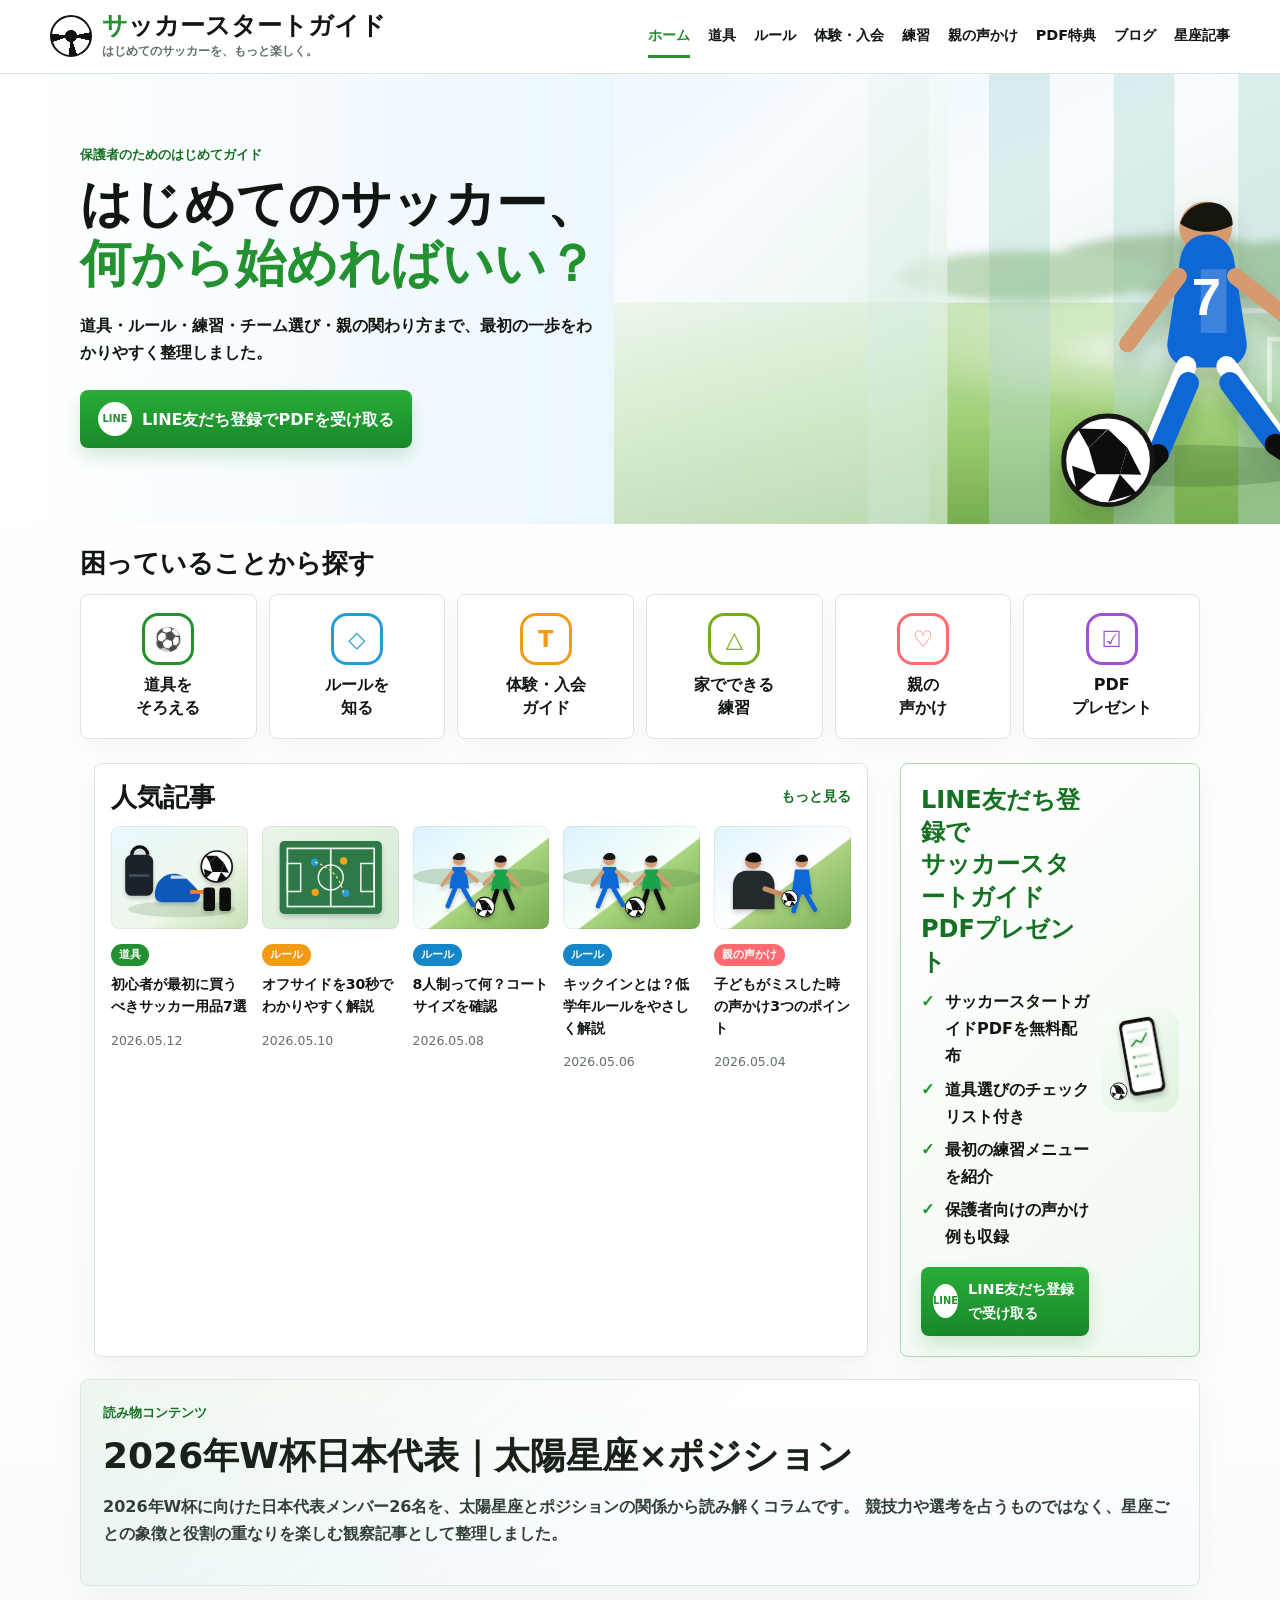
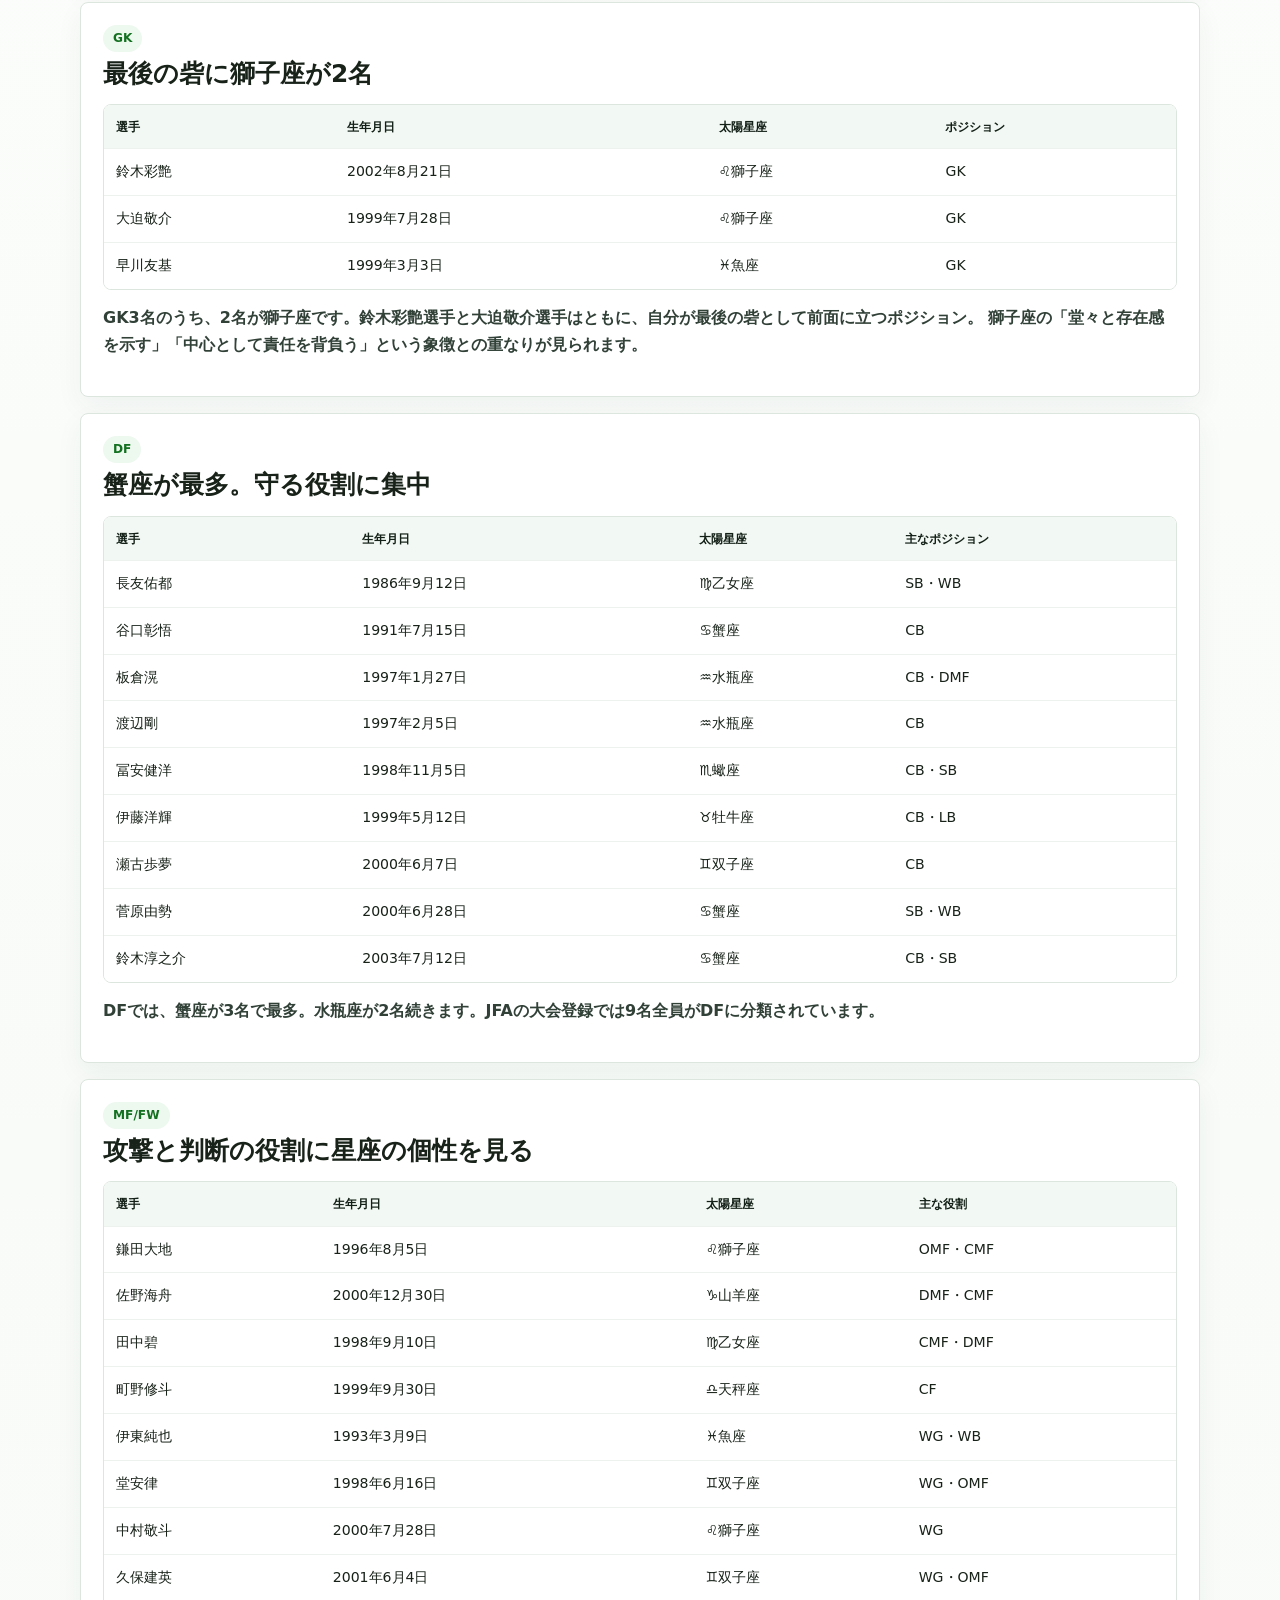
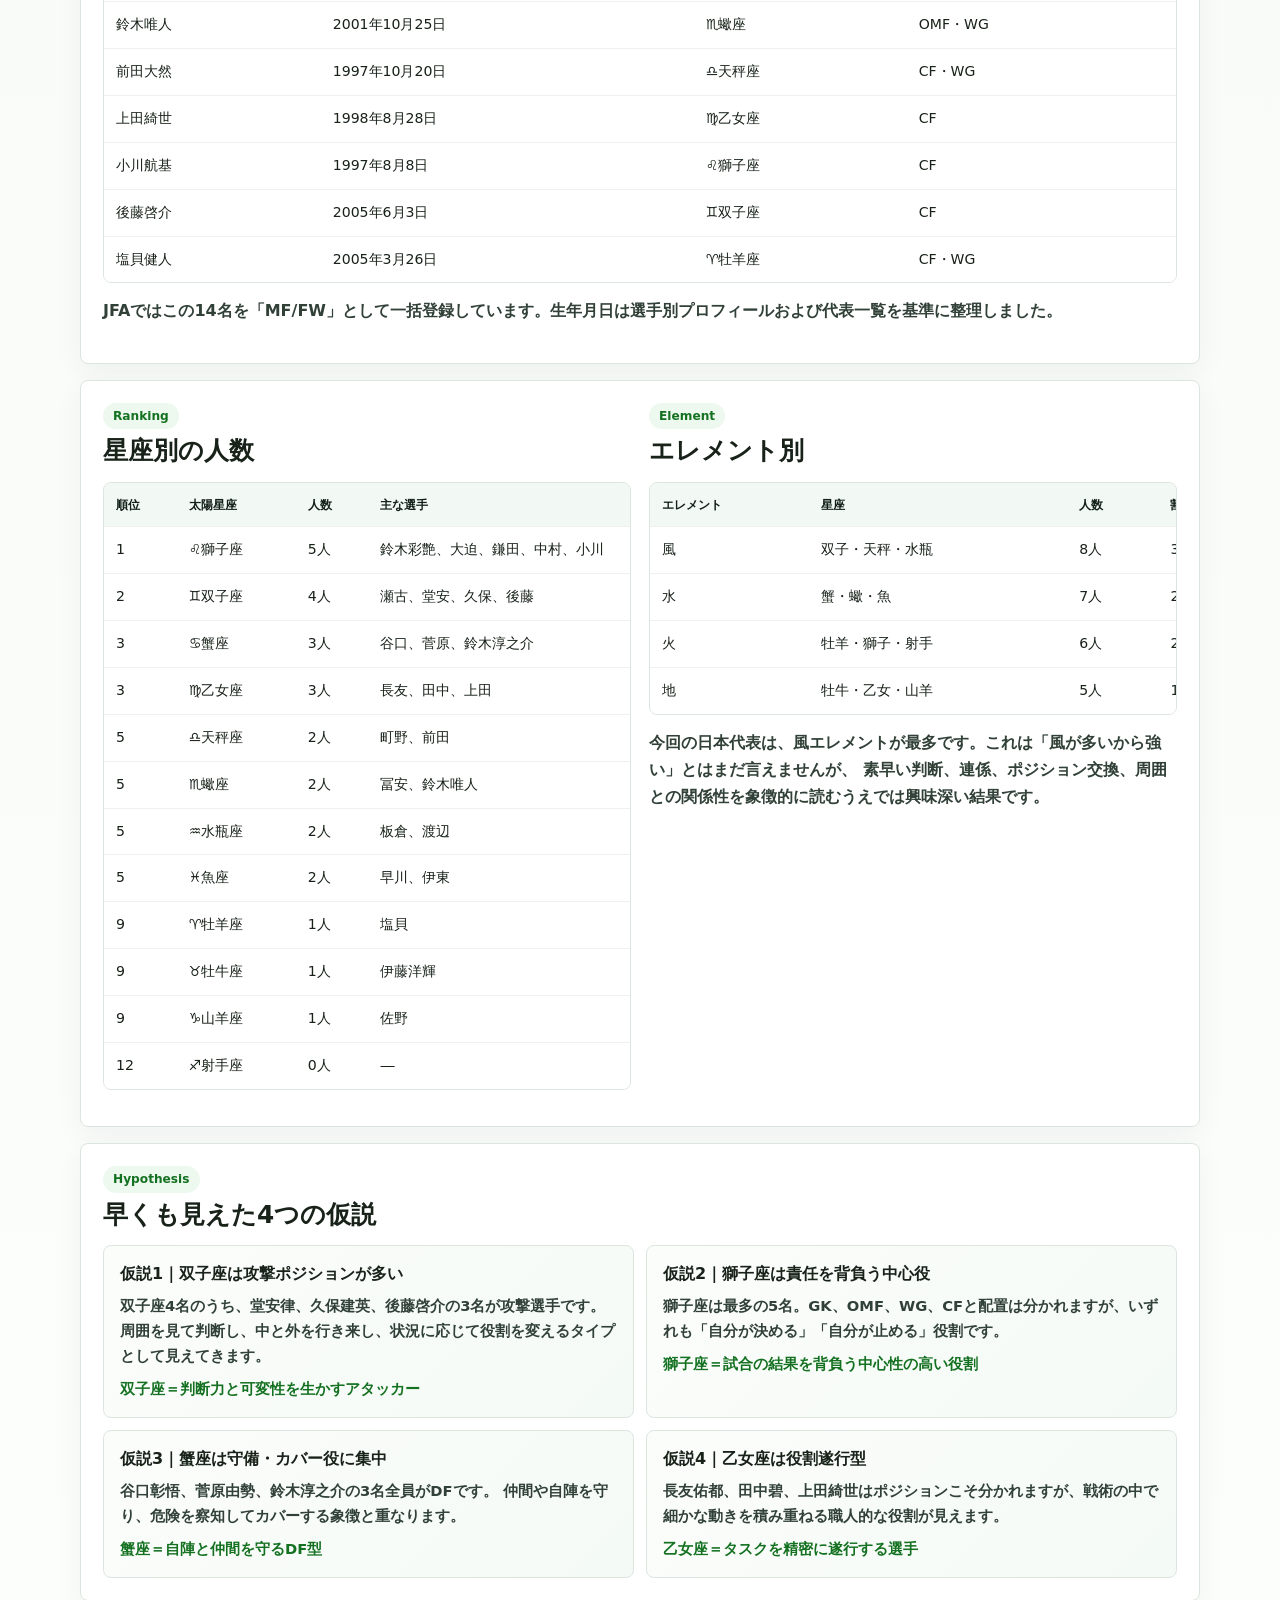
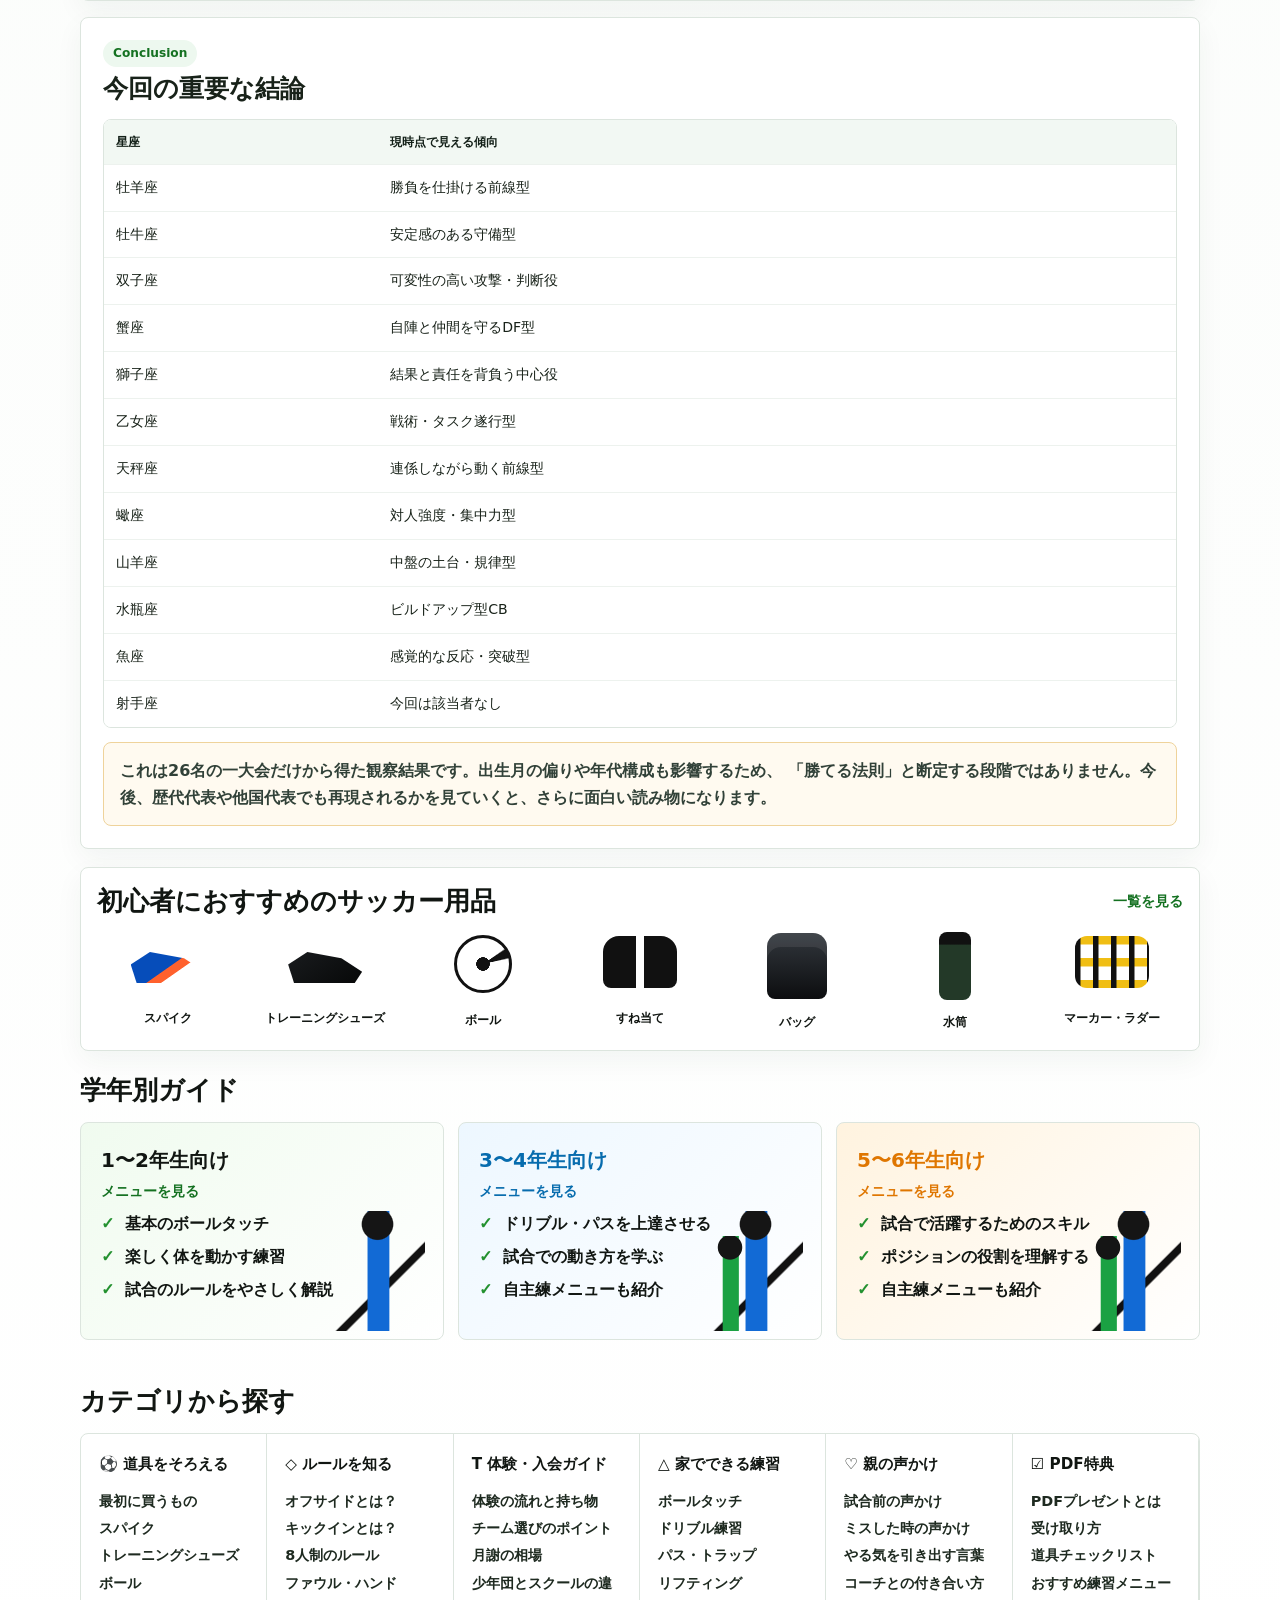
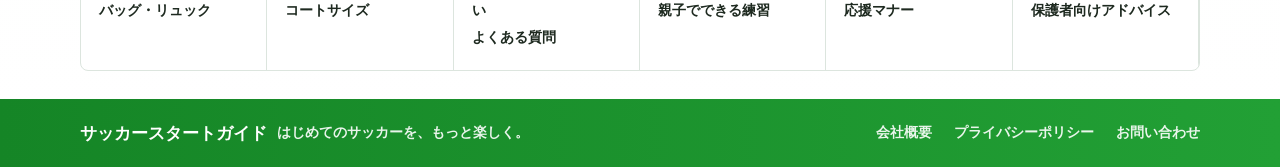
<file: index.html>
<!doctype html>
<html lang="ja">
  <head>
    <meta charset="utf-8" />
    <meta name="viewport" content="width=device-width, initial-scale=1" />
    <title>サッカースタートガイド</title>
    <meta
      name="description"
      content="はじめてサッカーを始める子どもと保護者のための道具、ルール、練習、声かけのガイド。"
    />
    <link rel="stylesheet" href="styles.css" />
    <!-- Google tag (gtag.js) -->
    <script async src="https://www.googletagmanager.com/gtag/js?id=G-D6QVFZJVQQ"></script>
    <script>
      window.dataLayer = window.dataLayer || [];
      function gtag(){dataLayer.push(arguments);}
      gtag('js', new Date());

      gtag('config', 'G-D6QVFZJVQQ');
    </script>
  </head>
  <body>
    <header class="site-header">
      <a class="brand" href="#" aria-label="サッカースタートガイド ホーム">
        <span class="brand-ball" aria-hidden="true">●</span>
        <span>
          <strong>サッカースタートガイド</strong>
          <small>はじめてのサッカーを、もっと楽しく。</small>
        </span>
      </a>
      <button class="nav-toggle" type="button" aria-expanded="false" aria-controls="site-nav">
        <span></span><span></span><span></span>
      </button>
      <nav id="site-nav" class="site-nav" aria-label="メインメニュー">
        <a class="active" href="#">ホーム</a>
        <a href="#gear">道具</a>
        <a href="#rules">ルール</a>
        <a href="#join">体験・入会</a>
        <a href="#practice">練習</a>
        <a href="#support">親の声かけ</a>
        <a href="#growth">PDF特典</a>
        <a href="#articles">ブログ</a>
        <a href="#zodiac">星座記事</a>
      </nav>
    </header>

    <main>
      <section class="hero">
        <div class="hero-copy">
          <p class="eyebrow">保護者のためのはじめてガイド</p>
          <h1>はじめてのサッカー、<span>何から始めればいい？</span></h1>
          <p>
            道具・ルール・練習・チーム選び・親の関わり方まで、最初の一歩をわかりやすく整理しました。
          </p>
          <a class="line-button" href="https://line.me/R/ti/p/@246qpgfk" target="_blank" rel="noopener">LINE友だち登録でPDFを受け取る</a>
        </div>
        <div class="hero-visual" aria-label="サッカーをする子どものイメージ">
          <img src="assets/hero-soccer.svg" alt="" />
        </div>
      </section>

      <section class="section problem-search" aria-labelledby="problem-title">
        <div class="section-heading">
          <h2 id="problem-title">困っていることから探す</h2>
        </div>
        <div class="problem-grid">
          <a class="problem-card green" id="gear" href="#categories">
            <span class="icon">⚽</span>
            <strong>道具を<br />そろえる</strong>
          </a>
          <a class="problem-card blue" id="rules" href="#categories">
            <span class="icon">◇</span>
            <strong>ルールを<br />知る</strong>
          </a>
          <a class="problem-card orange" id="join" href="#categories">
            <span class="icon">T</span>
            <strong>体験・入会<br />ガイド</strong>
          </a>
          <a class="problem-card lime" id="practice" href="#categories">
            <span class="icon">△</span>
            <strong>家でできる<br />練習</strong>
          </a>
          <a class="problem-card coral" id="support" href="#categories">
            <span class="icon">♡</span>
            <strong>親の<br />声かけ</strong>
          </a>
          <a class="problem-card purple" href="#growth">
            <span class="icon">☑</span>
            <strong>PDF<br />プレゼント</strong>
          </a>
        </div>
      </section>

      <div class="content-layout">
        <section class="panel articles" id="articles" aria-labelledby="articles-title">
          <div class="panel-heading">
            <h2 id="articles-title">人気記事</h2>
            <a href="#">もっと見る</a>
          </div>
          <div class="article-grid">
            <article class="article-card">
              <div class="thumb gear-img"></div>
              <span class="tag green-tag">道具</span>
              <h3>初心者が最初に買うべきサッカー用品7選</h3>
              <time datetime="2026-05-12">2026.05.12</time>
            </article>
            <article class="article-card">
              <div class="thumb board-img"></div>
              <span class="tag yellow-tag">ルール</span>
              <h3>オフサイドを30秒でわかりやすく解説</h3>
              <time datetime="2026-05-10">2026.05.10</time>
            </article>
            <article class="article-card">
              <div class="thumb kids-img"></div>
              <span class="tag blue-tag">ルール</span>
              <h3>8人制って何？コートサイズを確認</h3>
              <time datetime="2026-05-08">2026.05.08</time>
            </article>
            <article class="article-card">
              <div class="thumb throw-img"></div>
              <span class="tag blue-tag">ルール</span>
              <h3>キックインとは？低学年ルールをやさしく解説</h3>
              <time datetime="2026-05-06">2026.05.06</time>
            </article>
            <article class="article-card">
              <div class="thumb parent-img"></div>
              <span class="tag pink-tag">親の声かけ</span>
              <h3>子どもがミスした時の声かけ3つのポイント</h3>
              <time datetime="2026-05-04">2026.05.04</time>
            </article>
          </div>
        </section>

        <aside class="side-stack" aria-label="サポート情報">
          <section class="support-card" id="growth">
            <div>
              <h2>LINE友だち登録で<br />サッカースタートガイドPDFプレゼント</h2>
              <ul>
                <li>サッカースタートガイドPDFを無料配布</li>
                <li>道具選びのチェックリスト付き</li>
                <li>最初の練習メニューを紹介</li>
                <li>保護者向けの声かけ例も収録</li>
              </ul>
              <a class="line-button compact" href="https://line.me/R/ti/p/@246qpgfk" target="_blank" rel="noopener">LINE友だち登録で受け取る</a>
            </div>
            <img class="phone-art" src="assets/support-app.svg" alt="" />
          </section>

          <!--
          販売開始時にこのブロックを戻す。
          <section class="pdf-card">
            <div>
              <p class="eyebrow">完全版PDF</p>
              <h2>サッカー初心者 親のための完全ガイド</h2>
              <p>無料PDFの内容に、練習表・持ち物リスト・チーム選びの比較表を追加。</p>
              <strong>価格：1,480円（税込）</strong>
              <a class="orange-button" href="#">詳しく見る</a>
            </div>
            <div class="book-art" aria-hidden="true">PDF</div>
          </section>
          -->
        </aside>
      </div>

      <article class="zodiac-article" id="zodiac" aria-labelledby="zodiac-title">
        <header class="zodiac-hero">
          <p class="eyebrow">読み物コンテンツ</p>
          <h2 id="zodiac-title">2026年W杯日本代表｜太陽星座×ポジション</h2>
          <p>
            2026年W杯に向けた日本代表メンバー26名を、太陽星座とポジションの関係から読み解くコラムです。
            競技力や選考を占うものではなく、星座ごとの象徴と役割の重なりを楽しむ観察記事として整理しました。
          </p>
        </header>

        <section class="zodiac-block">
          <div class="zodiac-heading">
            <span>GK</span>
            <h3>最後の砦に獅子座が2名</h3>
          </div>
          <div class="table-scroll">
            <table>
              <thead>
                <tr>
                  <th>選手</th>
                  <th>生年月日</th>
                  <th>太陽星座</th>
                  <th>ポジション</th>
                </tr>
              </thead>
              <tbody>
                <tr><td>鈴木彩艶</td><td>2002年8月21日</td><td>♌獅子座</td><td>GK</td></tr>
                <tr><td>大迫敬介</td><td>1999年7月28日</td><td>♌獅子座</td><td>GK</td></tr>
                <tr><td>早川友基</td><td>1999年3月3日</td><td>♓魚座</td><td>GK</td></tr>
              </tbody>
            </table>
          </div>
          <p>
            GK3名のうち、2名が獅子座です。鈴木彩艶選手と大迫敬介選手はともに、自分が最後の砦として前面に立つポジション。
            獅子座の「堂々と存在感を示す」「中心として責任を背負う」という象徴との重なりが見られます。
          </p>
        </section>

        <section class="zodiac-block">
          <div class="zodiac-heading">
            <span>DF</span>
            <h3>蟹座が最多。守る役割に集中</h3>
          </div>
          <div class="table-scroll">
            <table>
              <thead>
                <tr>
                  <th>選手</th>
                  <th>生年月日</th>
                  <th>太陽星座</th>
                  <th>主なポジション</th>
                </tr>
              </thead>
              <tbody>
                <tr><td>長友佑都</td><td>1986年9月12日</td><td>♍乙女座</td><td>SB・WB</td></tr>
                <tr><td>谷口彰悟</td><td>1991年7月15日</td><td>♋蟹座</td><td>CB</td></tr>
                <tr><td>板倉滉</td><td>1997年1月27日</td><td>♒水瓶座</td><td>CB・DMF</td></tr>
                <tr><td>渡辺剛</td><td>1997年2月5日</td><td>♒水瓶座</td><td>CB</td></tr>
                <tr><td>冨安健洋</td><td>1998年11月5日</td><td>♏蠍座</td><td>CB・SB</td></tr>
                <tr><td>伊藤洋輝</td><td>1999年5月12日</td><td>♉牡牛座</td><td>CB・LB</td></tr>
                <tr><td>瀬古歩夢</td><td>2000年6月7日</td><td>♊双子座</td><td>CB</td></tr>
                <tr><td>菅原由勢</td><td>2000年6月28日</td><td>♋蟹座</td><td>SB・WB</td></tr>
                <tr><td>鈴木淳之介</td><td>2003年7月12日</td><td>♋蟹座</td><td>CB・SB</td></tr>
              </tbody>
            </table>
          </div>
          <p>
            DFでは、蟹座が3名で最多。水瓶座が2名続きます。JFAの大会登録では9名全員がDFに分類されています。
          </p>
        </section>

        <section class="zodiac-block">
          <div class="zodiac-heading">
            <span>MF/FW</span>
            <h3>攻撃と判断の役割に星座の個性を見る</h3>
          </div>
          <div class="table-scroll">
            <table>
              <thead>
                <tr>
                  <th>選手</th>
                  <th>生年月日</th>
                  <th>太陽星座</th>
                  <th>主な役割</th>
                </tr>
              </thead>
              <tbody>
                <tr><td>鎌田大地</td><td>1996年8月5日</td><td>♌獅子座</td><td>OMF・CMF</td></tr>
                <tr><td>佐野海舟</td><td>2000年12月30日</td><td>♑山羊座</td><td>DMF・CMF</td></tr>
                <tr><td>田中碧</td><td>1998年9月10日</td><td>♍乙女座</td><td>CMF・DMF</td></tr>
                <tr><td>町野修斗</td><td>1999年9月30日</td><td>♎天秤座</td><td>CF</td></tr>
                <tr><td>伊東純也</td><td>1993年3月9日</td><td>♓魚座</td><td>WG・WB</td></tr>
                <tr><td>堂安律</td><td>1998年6月16日</td><td>♊双子座</td><td>WG・OMF</td></tr>
                <tr><td>中村敬斗</td><td>2000年7月28日</td><td>♌獅子座</td><td>WG</td></tr>
                <tr><td>久保建英</td><td>2001年6月4日</td><td>♊双子座</td><td>WG・OMF</td></tr>
                <tr><td>鈴木唯人</td><td>2001年10月25日</td><td>♏蠍座</td><td>OMF・WG</td></tr>
                <tr><td>前田大然</td><td>1997年10月20日</td><td>♎天秤座</td><td>CF・WG</td></tr>
                <tr><td>上田綺世</td><td>1998年8月28日</td><td>♍乙女座</td><td>CF</td></tr>
                <tr><td>小川航基</td><td>1997年8月8日</td><td>♌獅子座</td><td>CF</td></tr>
                <tr><td>後藤啓介</td><td>2005年6月3日</td><td>♊双子座</td><td>CF</td></tr>
                <tr><td>塩貝健人</td><td>2005年3月26日</td><td>♈牡羊座</td><td>CF・WG</td></tr>
              </tbody>
            </table>
          </div>
          <p>
            JFAではこの14名を「MF/FW」として一括登録しています。生年月日は選手別プロフィールおよび代表一覧を基準に整理しました。
          </p>
        </section>

        <section class="zodiac-block zodiac-split">
          <div>
            <div class="zodiac-heading">
              <span>Ranking</span>
              <h3>星座別の人数</h3>
            </div>
            <div class="table-scroll">
              <table>
                <thead>
                  <tr><th>順位</th><th>太陽星座</th><th>人数</th><th>主な選手</th></tr>
                </thead>
                <tbody>
                  <tr><td>1</td><td>♌獅子座</td><td>5人</td><td>鈴木彩艶、大迫、鎌田、中村、小川</td></tr>
                  <tr><td>2</td><td>♊双子座</td><td>4人</td><td>瀬古、堂安、久保、後藤</td></tr>
                  <tr><td>3</td><td>♋蟹座</td><td>3人</td><td>谷口、菅原、鈴木淳之介</td></tr>
                  <tr><td>3</td><td>♍乙女座</td><td>3人</td><td>長友、田中、上田</td></tr>
                  <tr><td>5</td><td>♎天秤座</td><td>2人</td><td>町野、前田</td></tr>
                  <tr><td>5</td><td>♏蠍座</td><td>2人</td><td>冨安、鈴木唯人</td></tr>
                  <tr><td>5</td><td>♒水瓶座</td><td>2人</td><td>板倉、渡辺</td></tr>
                  <tr><td>5</td><td>♓魚座</td><td>2人</td><td>早川、伊東</td></tr>
                  <tr><td>9</td><td>♈牡羊座</td><td>1人</td><td>塩貝</td></tr>
                  <tr><td>9</td><td>♉牡牛座</td><td>1人</td><td>伊藤洋輝</td></tr>
                  <tr><td>9</td><td>♑山羊座</td><td>1人</td><td>佐野</td></tr>
                  <tr><td>12</td><td>♐射手座</td><td>0人</td><td>―</td></tr>
                </tbody>
              </table>
            </div>
          </div>
          <div>
            <div class="zodiac-heading">
              <span>Element</span>
              <h3>エレメント別</h3>
            </div>
            <div class="table-scroll">
              <table>
                <thead>
                  <tr><th>エレメント</th><th>星座</th><th>人数</th><th>割合</th></tr>
                </thead>
                <tbody>
                  <tr><td>風</td><td>双子・天秤・水瓶</td><td>8人</td><td>30.8％</td></tr>
                  <tr><td>水</td><td>蟹・蠍・魚</td><td>7人</td><td>26.9％</td></tr>
                  <tr><td>火</td><td>牡羊・獅子・射手</td><td>6人</td><td>23.1％</td></tr>
                  <tr><td>地</td><td>牡牛・乙女・山羊</td><td>5人</td><td>19.2％</td></tr>
                </tbody>
              </table>
            </div>
            <p>
              今回の日本代表は、風エレメントが最多です。これは「風が多いから強い」とはまだ言えませんが、
              素早い判断、連係、ポジション交換、周囲との関係性を象徴的に読むうえでは興味深い結果です。
            </p>
          </div>
        </section>

        <section class="zodiac-block">
          <div class="zodiac-heading">
            <span>Hypothesis</span>
            <h3>早くも見えた4つの仮説</h3>
          </div>
          <div class="hypothesis-grid">
            <section class="hypothesis-card">
              <h4>仮説1｜双子座は攻撃ポジションが多い</h4>
              <p>
                双子座4名のうち、堂安律、久保建英、後藤啓介の3名が攻撃選手です。
                周囲を見て判断し、中と外を行き来し、状況に応じて役割を変えるタイプとして見えてきます。
              </p>
              <strong>双子座＝判断力と可変性を生かすアタッカー</strong>
            </section>
            <section class="hypothesis-card">
              <h4>仮説2｜獅子座は責任を背負う中心役</h4>
              <p>
                獅子座は最多の5名。GK、OMF、WG、CFと配置は分かれますが、いずれも「自分が決める」「自分が止める」役割です。
              </p>
              <strong>獅子座＝試合の結果を背負う中心性の高い役割</strong>
            </section>
            <section class="hypothesis-card">
              <h4>仮説3｜蟹座は守備・カバー役に集中</h4>
              <p>
                谷口彰悟、菅原由勢、鈴木淳之介の3名全員がDFです。
                仲間や自陣を守り、危険を察知してカバーする象徴と重なります。
              </p>
              <strong>蟹座＝自陣と仲間を守るDF型</strong>
            </section>
            <section class="hypothesis-card">
              <h4>仮説4｜乙女座は役割遂行型</h4>
              <p>
                長友佑都、田中碧、上田綺世はポジションこそ分かれますが、戦術の中で細かな動きを積み重ねる職人的な役割が見えます。
              </p>
              <strong>乙女座＝タスクを精密に遂行する選手</strong>
            </section>
          </div>
        </section>

        <section class="zodiac-block">
          <div class="zodiac-heading">
            <span>Conclusion</span>
            <h3>今回の重要な結論</h3>
          </div>
          <div class="table-scroll">
            <table>
              <thead>
                <tr><th>星座</th><th>現時点で見える傾向</th></tr>
              </thead>
              <tbody>
                <tr><td>牡羊座</td><td>勝負を仕掛ける前線型</td></tr>
                <tr><td>牡牛座</td><td>安定感のある守備型</td></tr>
                <tr><td>双子座</td><td>可変性の高い攻撃・判断役</td></tr>
                <tr><td>蟹座</td><td>自陣と仲間を守るDF型</td></tr>
                <tr><td>獅子座</td><td>結果と責任を背負う中心役</td></tr>
                <tr><td>乙女座</td><td>戦術・タスク遂行型</td></tr>
                <tr><td>天秤座</td><td>連係しながら動く前線型</td></tr>
                <tr><td>蠍座</td><td>対人強度・集中力型</td></tr>
                <tr><td>山羊座</td><td>中盤の土台・規律型</td></tr>
                <tr><td>水瓶座</td><td>ビルドアップ型CB</td></tr>
                <tr><td>魚座</td><td>感覚的な反応・突破型</td></tr>
                <tr><td>射手座</td><td>今回は該当者なし</td></tr>
              </tbody>
            </table>
          </div>
          <p class="note">
            これは26名の一大会だけから得た観察結果です。出生月の偏りや年代構成も影響するため、
            「勝てる法則」と断定する段階ではありません。今後、歴代代表や他国代表でも再現されるかを見ていくと、さらに面白い読み物になります。
          </p>
        </section>
      </article>

      <section class="panel products" aria-labelledby="products-title">
        <div class="panel-heading">
          <h2 id="products-title">初心者におすすめのサッカー用品</h2>
          <a href="#">一覧を見る</a>
        </div>
        <div class="product-row">
          <a href="#"><span class="product shoe-blue"></span>スパイク</a>
          <a href="#"><span class="product shoe-black"></span>トレーニングシューズ</a>
          <a href="#"><span class="product ball-product"></span>ボール</a>
          <a href="#"><span class="product guards"></span>すね当て</a>
          <a href="#"><span class="product bag"></span>バッグ</a>
          <a href="#"><span class="product bottle"></span>水筒</a>
          <a href="#"><span class="product ladder"></span>マーカー・ラダー</a>
        </div>
      </section>

      <section class="section grade-guides" aria-labelledby="grade-title">
        <h2 id="grade-title">学年別ガイド</h2>
        <div class="grade-grid">
          <article class="grade-card low">
            <div>
              <h3>1〜2年生向け</h3>
              <a href="#">メニューを見る</a>
              <ul>
                <li>基本のボールタッチ</li>
                <li>楽しく体を動かす練習</li>
                <li>試合のルールをやさしく解説</li>
              </ul>
            </div>
            <span class="mini-player"></span>
          </article>
          <article class="grade-card middle">
            <div>
              <h3>3〜4年生向け</h3>
              <a href="#">メニューを見る</a>
              <ul>
                <li>ドリブル・パスを上達させる</li>
                <li>試合での動き方を学ぶ</li>
                <li>自主練メニューも紹介</li>
              </ul>
            </div>
            <span class="mini-player duo"></span>
          </article>
          <article class="grade-card high">
            <div>
              <h3>5〜6年生向け</h3>
              <a href="#">メニューを見る</a>
              <ul>
                <li>試合で活躍するためのスキル</li>
                <li>ポジションの役割を理解する</li>
                <li>自主練メニューも紹介</li>
              </ul>
            </div>
            <span class="mini-player sprint"></span>
          </article>
        </div>
      </section>

      <section class="section categories" id="categories" aria-labelledby="category-title">
        <h2 id="category-title">カテゴリから探す</h2>
        <div class="category-grid">
          <article>
            <h3>⚽ 道具をそろえる</h3>
            <a href="#">最初に買うもの</a>
            <a href="#">スパイク</a>
            <a href="#">トレーニングシューズ</a>
            <a href="#">ボール</a>
            <a href="#">バッグ・リュック</a>
          </article>
          <article>
            <h3>◇ ルールを知る</h3>
            <a href="#">オフサイドとは？</a>
            <a href="#">キックインとは？</a>
            <a href="#">8人制のルール</a>
            <a href="#">ファウル・ハンド</a>
            <a href="#">コートサイズ</a>
          </article>
          <article>
            <h3>T 体験・入会ガイド</h3>
            <a href="#">体験の流れと持ち物</a>
            <a href="#">チーム選びのポイント</a>
            <a href="#">月謝の相場</a>
            <a href="#">少年団とスクールの違い</a>
            <a href="#">よくある質問</a>
          </article>
          <article>
            <h3>△ 家でできる練習</h3>
            <a href="#">ボールタッチ</a>
            <a href="#">ドリブル練習</a>
            <a href="#">パス・トラップ</a>
            <a href="#">リフティング</a>
            <a href="#">親子でできる練習</a>
          </article>
          <article>
            <h3>♡ 親の声かけ</h3>
            <a href="#">試合前の声かけ</a>
            <a href="#">ミスした時の声かけ</a>
            <a href="#">やる気を引き出す言葉</a>
            <a href="#">コーチとの付き合い方</a>
            <a href="#">応援マナー</a>
          </article>
          <article>
            <h3>☑ PDF特典</h3>
            <a href="#">PDFプレゼントとは</a>
            <a href="#">受け取り方</a>
            <a href="#">道具チェックリスト</a>
            <a href="#">おすすめ練習メニュー</a>
            <a href="#">保護者向けアドバイス</a>
          </article>
        </div>
      </section>
    </main>

    <footer class="site-footer">
      <strong>サッカースタートガイド</strong>
      <span>はじめてのサッカーを、もっと楽しく。</span>
      <nav aria-label="フッターメニュー">
        <a href="https://celecao.com/" target="_blank" rel="noopener">会社概要</a>
        <a href="privacy.html">プライバシーポリシー</a>
        <a href="https://forms.gle/613mCTBNDF6x4jt97" target="_blank" rel="noopener">お問い合わせ</a>
      </nav>
    </footer>

    <script src="script.js"></script>
  </body>
</html>
</file>
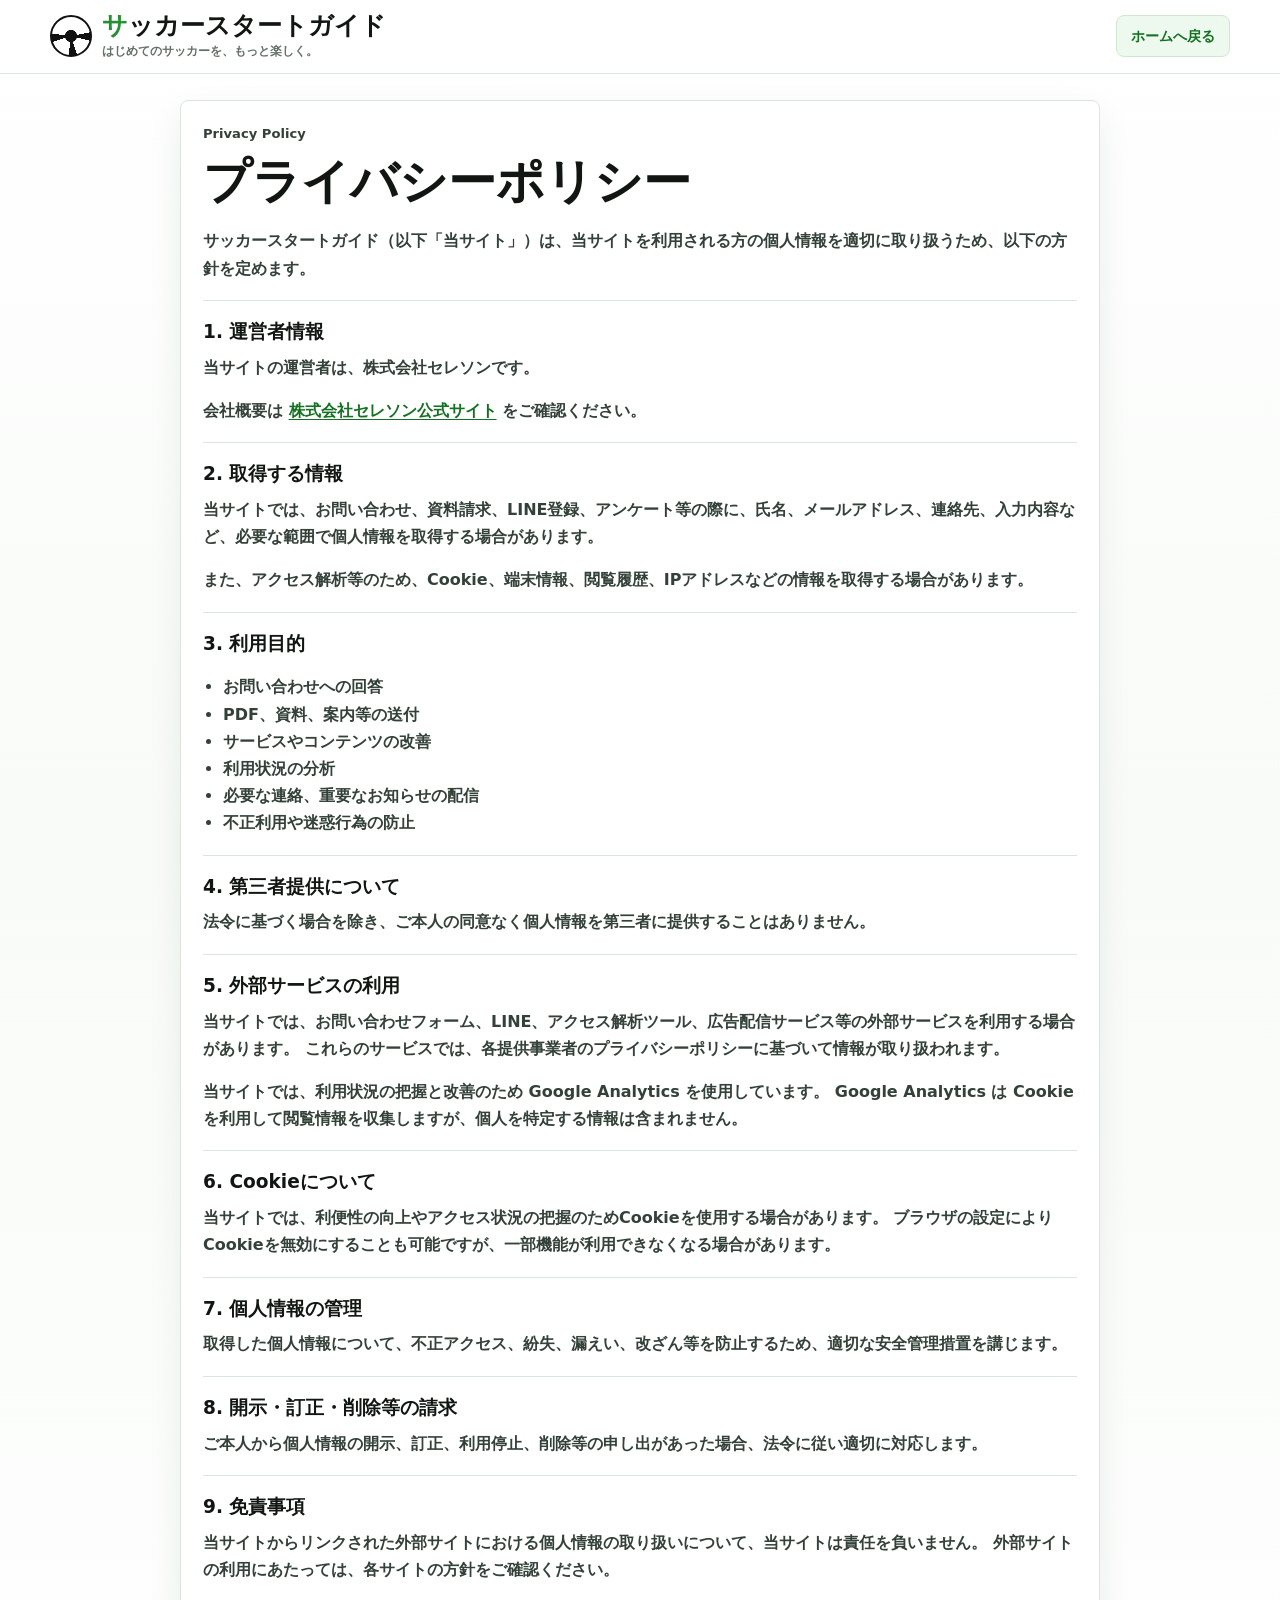
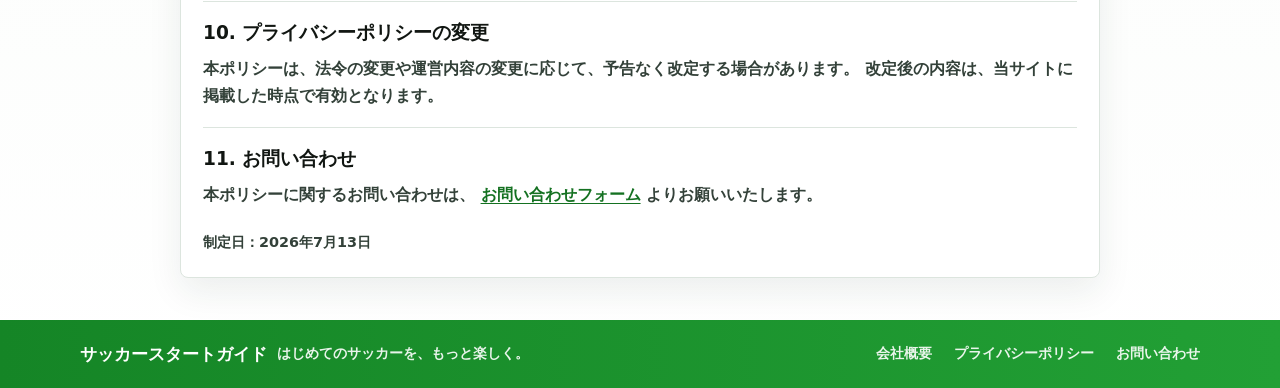
<file: privacy.html>
<!doctype html>
<html lang="ja">
  <head>
    <meta charset="utf-8" />
    <meta name="viewport" content="width=device-width, initial-scale=1" />
    <title>プライバシーポリシー｜サッカースタートガイド</title>
    <meta
      name="description"
      content="サッカースタートガイドのプライバシーポリシーです。個人情報の取り扱い、利用目的、第三者提供、問い合わせ窓口について記載しています。"
    />
    <link rel="stylesheet" href="styles.css" />
    <!-- Google tag (gtag.js) -->
    <script async src="https://www.googletagmanager.com/gtag/js?id=G-D6QVFZJVQQ"></script>
    <script>
      window.dataLayer = window.dataLayer || [];
      function gtag(){dataLayer.push(arguments);}
      gtag('js', new Date());

      gtag('config', 'G-D6QVFZJVQQ');
    </script>
  </head>
  <body>
    <header class="site-header">
      <a class="brand" href="index.html" aria-label="サッカースタートガイド ホーム">
        <span class="brand-ball" aria-hidden="true">●</span>
        <span>
          <strong>サッカースタートガイド</strong>
          <small>はじめてのサッカーを、もっと楽しく。</small>
        </span>
      </a>
      <nav class="legal-nav" aria-label="サブメニュー">
        <a href="index.html">ホームへ戻る</a>
      </nav>
    </header>

    <main class="legal-page">
      <article class="legal-card">
        <p class="eyebrow">Privacy Policy</p>
        <h1>プライバシーポリシー</h1>
        <p>
          サッカースタートガイド（以下「当サイト」）は、当サイトを利用される方の個人情報を適切に取り扱うため、以下の方針を定めます。
        </p>

        <section>
          <h2>1. 運営者情報</h2>
          <p>当サイトの運営者は、株式会社セレソンです。</p>
          <p>
            会社概要は
            <a href="https://celecao.com/" target="_blank" rel="noopener">株式会社セレソン公式サイト</a>
            をご確認ください。
          </p>
        </section>

        <section>
          <h2>2. 取得する情報</h2>
          <p>
            当サイトでは、お問い合わせ、資料請求、LINE登録、アンケート等の際に、氏名、メールアドレス、連絡先、入力内容など、必要な範囲で個人情報を取得する場合があります。
          </p>
          <p>
            また、アクセス解析等のため、Cookie、端末情報、閲覧履歴、IPアドレスなどの情報を取得する場合があります。
          </p>
        </section>

        <section>
          <h2>3. 利用目的</h2>
          <ul>
            <li>お問い合わせへの回答</li>
            <li>PDF、資料、案内等の送付</li>
            <li>サービスやコンテンツの改善</li>
            <li>利用状況の分析</li>
            <li>必要な連絡、重要なお知らせの配信</li>
            <li>不正利用や迷惑行為の防止</li>
          </ul>
        </section>

        <section>
          <h2>4. 第三者提供について</h2>
          <p>
            法令に基づく場合を除き、ご本人の同意なく個人情報を第三者に提供することはありません。
          </p>
        </section>

        <section>
          <h2>5. 外部サービスの利用</h2>
          <p>
            当サイトでは、お問い合わせフォーム、LINE、アクセス解析ツール、広告配信サービス等の外部サービスを利用する場合があります。
            これらのサービスでは、各提供事業者のプライバシーポリシーに基づいて情報が取り扱われます。
          </p>
          <p>
            当サイトでは、利用状況の把握と改善のため Google Analytics を使用しています。
            Google Analytics は Cookie を利用して閲覧情報を収集しますが、個人を特定する情報は含まれません。
          </p>
        </section>

        <section>
          <h2>6. Cookieについて</h2>
          <p>
            当サイトでは、利便性の向上やアクセス状況の把握のためCookieを使用する場合があります。
            ブラウザの設定によりCookieを無効にすることも可能ですが、一部機能が利用できなくなる場合があります。
          </p>
        </section>

        <section>
          <h2>7. 個人情報の管理</h2>
          <p>
            取得した個人情報について、不正アクセス、紛失、漏えい、改ざん等を防止するため、適切な安全管理措置を講じます。
          </p>
        </section>

        <section>
          <h2>8. 開示・訂正・削除等の請求</h2>
          <p>
            ご本人から個人情報の開示、訂正、利用停止、削除等の申し出があった場合、法令に従い適切に対応します。
          </p>
        </section>

        <section>
          <h2>9. 免責事項</h2>
          <p>
            当サイトからリンクされた外部サイトにおける個人情報の取り扱いについて、当サイトは責任を負いません。
            外部サイトの利用にあたっては、各サイトの方針をご確認ください。
          </p>
        </section>

        <section>
          <h2>10. プライバシーポリシーの変更</h2>
          <p>
            本ポリシーは、法令の変更や運営内容の変更に応じて、予告なく改定する場合があります。
            改定後の内容は、当サイトに掲載した時点で有効となります。
          </p>
        </section>

        <section>
          <h2>11. お問い合わせ</h2>
          <p>
            本ポリシーに関するお問い合わせは、
            <a href="https://forms.gle/613mCTBNDF6x4jt97" target="_blank" rel="noopener">お問い合わせフォーム</a>
            よりお願いいたします。
          </p>
        </section>

        <p class="legal-date">制定日：2026年7月13日</p>
      </article>
    </main>

    <footer class="site-footer">
      <strong>サッカースタートガイド</strong>
      <span>はじめてのサッカーを、もっと楽しく。</span>
      <nav aria-label="フッターメニュー">
        <a href="https://celecao.com/" target="_blank" rel="noopener">会社概要</a>
        <a href="privacy.html">プライバシーポリシー</a>
        <a href="https://forms.gle/613mCTBNDF6x4jt97" target="_blank" rel="noopener">お問い合わせ</a>
      </nav>
    </footer>
  </body>
</html>
</file>
<file: styles.css>
:root {
  --green: #23912f;
  --green-dark: #147121;
  --green-soft: #edf8ef;
  --blue: #1587c9;
  --orange: #f39a13;
  --yellow: #fff3d4;
  --ink: #111612;
  --muted: #647067;
  --line: #dce5de;
  --paper: #ffffff;
  --wash: #f7faf7;
  --shadow: 0 14px 34px rgba(22, 56, 34, 0.08);
  font-family: system-ui, -apple-system, BlinkMacSystemFont, "Segoe UI", sans-serif;
}

* {
  box-sizing: border-box;
}

body {
  margin: 0;
  color: var(--ink);
  background: linear-gradient(180deg, #fff 0, #f8fbf8 42%, #fff 100%);
  line-height: 1.7;
}

a {
  color: inherit;
  text-decoration: none;
}

.site-header {
  position: sticky;
  top: 0;
  z-index: 20;
  display: flex;
  align-items: center;
  justify-content: space-between;
  gap: 16px;
  min-height: 70px;
  padding: 12px 18px;
  background: rgba(255, 255, 255, 0.94);
  border-bottom: 1px solid var(--line);
  backdrop-filter: blur(14px);
}

.brand {
  display: flex;
  align-items: center;
  gap: 10px;
  min-width: 0;
}

.brand-ball {
  display: grid;
  place-items: center;
  width: 42px;
  height: 42px;
  flex: 0 0 auto;
  color: #111;
  background:
    radial-gradient(circle at 50% 50%, #111 0 22%, transparent 23%),
    conic-gradient(from 18deg, #fff 0 17%, #111 17% 24%, #fff 24% 40%, #111 40% 47%, #fff 47% 65%, #111 65% 72%, #fff 72%);
  border: 2px solid #111;
  border-radius: 50%;
  font-size: 0;
}

.brand strong {
  display: block;
  font-size: clamp(1.08rem, 4vw, 1.55rem);
  font-weight: 900;
  line-height: 1.15;
}

.brand strong::first-letter {
  color: var(--green);
}

.brand small {
  display: none;
  color: var(--muted);
  font-size: 0.75rem;
  font-weight: 700;
}

.nav-toggle {
  display: inline-grid;
  gap: 5px;
  width: 42px;
  height: 42px;
  place-content: center;
  border: 1px solid var(--line);
  border-radius: 8px;
  background: var(--paper);
}

.nav-toggle span {
  width: 20px;
  height: 2px;
  background: var(--ink);
}

.site-nav {
  position: absolute;
  top: 70px;
  right: 14px;
  left: 14px;
  display: none;
  grid-template-columns: repeat(2, 1fr);
  gap: 6px;
  padding: 12px;
  background: var(--paper);
  border: 1px solid var(--line);
  border-radius: 8px;
  box-shadow: var(--shadow);
}

.site-nav.open {
  display: grid;
}

.site-nav a {
  padding: 10px;
  border-radius: 8px;
  font-size: 0.9rem;
  font-weight: 800;
}

.site-nav a.active,
.site-nav a:hover {
  color: var(--green);
  background: var(--green-soft);
}

.hero {
  display: grid;
  min-height: 560px;
  overflow: hidden;
  background: linear-gradient(90deg, #fff 0%, #eef8ff 42%, #d7eed6 100%);
}

.hero-copy {
  position: relative;
  z-index: 2;
  padding: 44px 20px 10px;
}

.eyebrow {
  margin: 0 0 8px;
  color: var(--green-dark);
  font-size: 0.82rem;
  font-weight: 900;
}

h1,
h2,
h3,
p {
  margin-top: 0;
}

h1 {
  margin-bottom: 18px;
  font-size: clamp(2.25rem, 9vw, 3.2rem);
  line-height: 1.17;
  letter-spacing: 0;
}

h1 span {
  display: block;
  color: var(--green);
}

.hero-copy p:not(.eyebrow) {
  max-width: 520px;
  margin-bottom: 24px;
  font-weight: 800;
}

.line-button,
.orange-button {
  display: inline-flex;
  align-items: center;
  justify-content: center;
  min-height: 48px;
  padding: 12px 18px;
  border-radius: 8px;
  color: #fff;
  font-weight: 900;
  box-shadow: 0 9px 18px rgba(35, 145, 47, 0.18);
}

.line-button {
  background: linear-gradient(180deg, #2aad38, #178829);
}

.line-button::before {
  content: "LINE";
  display: inline-grid;
  place-items: center;
  width: 34px;
  height: 34px;
  margin-right: 10px;
  color: var(--green);
  background: #fff;
  border-radius: 50%;
  font-size: 0.62rem;
}

.orange-button {
  min-height: 42px;
  margin-top: 14px;
  background: linear-gradient(180deg, #ffb423, #ed9200);
  box-shadow: 0 9px 18px rgba(237, 146, 0, 0.18);
}

.hero-visual {
  position: relative;
  min-height: 270px;
  background: #e9f6ee;
}

.hero-visual img {
  display: block;
  width: 100%;
  height: 100%;
  min-height: inherit;
  object-fit: cover;
  object-position: center;
}

.section,
.panel,
.content-layout {
  width: min(1120px, calc(100% - 28px));
  margin: 0 auto;
}

.section {
  padding: 22px 0;
}

.section-heading h2,
.panel-heading h2,
.grade-guides > h2,
.categories > h2 {
  margin-bottom: 14px;
  font-size: clamp(1.2rem, 4.5vw, 1.65rem);
  line-height: 1.3;
}

.problem-grid {
  display: grid;
  grid-template-columns: repeat(2, 1fr);
  gap: 12px;
}

.problem-card {
  display: grid;
  place-items: center;
  min-height: 132px;
  padding: 18px 8px;
  text-align: center;
  background: var(--paper);
  border: 1px solid var(--line);
  border-radius: 8px;
  box-shadow: 0 8px 24px rgba(20, 66, 38, 0.04);
}

.problem-card .icon {
  display: grid;
  place-items: center;
  width: 52px;
  height: 52px;
  margin-bottom: 8px;
  border: 3px solid currentColor;
  border-radius: 16px;
  font-size: 1.4rem;
  font-weight: 900;
}

.problem-card.green { color: var(--green); }
.problem-card.blue { color: #249dd7; }
.problem-card.orange { color: var(--orange); }
.problem-card.lime { color: #76ad18; }
.problem-card.coral { color: #ff6b6e; }
.problem-card.purple { color: #9d53d4; }
.problem-card strong { color: var(--ink); line-height: 1.45; }

.content-layout {
  display: grid;
  gap: 18px;
  margin-top: 2px;
}

.panel,
.support-card,
.pdf-card {
  background: var(--paper);
  border: 1px solid var(--line);
  border-radius: 8px;
  box-shadow: 0 10px 28px rgba(20, 66, 38, 0.05);
}

.panel {
  padding: 16px;
}

.panel-heading {
  display: flex;
  align-items: center;
  justify-content: space-between;
  gap: 12px;
  margin-bottom: 12px;
}

.panel-heading h2 {
  margin-bottom: 0;
}

.panel-heading a,
.grade-card a {
  color: var(--green-dark);
  font-size: 0.85rem;
  font-weight: 900;
}

.article-grid {
  display: grid;
  grid-template-columns: repeat(2, minmax(0, 1fr));
  gap: 14px;
}

.article-card {
  min-width: 0;
}

.thumb {
  aspect-ratio: 4 / 3;
  margin-bottom: 10px;
  border-radius: 8px;
  background-color: #dbead9;
  background-size: cover;
  box-shadow: inset 0 0 0 1px rgba(0,0,0,.06);
}

.gear-img {
  background-image: url("assets/thumb-gear.svg");
}

.board-img {
  background-image: url("assets/thumb-board.svg");
}

.kids-img,
.throw-img {
  background-image: url("assets/thumb-kids.svg");
}

.parent-img {
  background-image: url("assets/thumb-parent.svg");
}

.tag {
  display: inline-flex;
  padding: 2px 8px;
  border-radius: 999px;
  color: #fff;
  font-size: 0.68rem;
  font-weight: 900;
}

.green-tag { background: var(--green); }
.yellow-tag { background: var(--orange); }
.blue-tag { background: var(--blue); }
.pink-tag { background: #ff6b6e; }

.article-card h3 {
  margin: 8px 0;
  font-size: 0.88rem;
  line-height: 1.55;
}

.article-card time {
  color: var(--muted);
  font-size: 0.78rem;
}

.side-stack {
  display: grid;
  gap: 18px;
}

.support-card,
.pdf-card {
  display: grid;
  grid-template-columns: 1fr auto;
  gap: 12px;
  padding: 20px;
}

.support-card {
  overflow: hidden;
  background: linear-gradient(135deg, #fff, #eff9ef);
  border-color: #a9d9ad;
}

.support-card h2,
.pdf-card h2 {
  margin-bottom: 10px;
  color: var(--green-dark);
  line-height: 1.35;
}

.support-card ul,
.grade-card ul {
  padding: 0;
  margin: 0 0 16px;
  list-style: none;
}

.support-card li,
.grade-card li {
  position: relative;
  padding-left: 24px;
  margin: 6px 0;
  font-weight: 750;
}

.support-card li::before,
.grade-card li::before {
  content: "✓";
  position: absolute;
  left: 0;
  color: var(--green);
  font-weight: 1000;
}

.line-button.compact {
  width: 100%;
  min-height: 44px;
  padding: 10px 12px;
  font-size: 0.9rem;
}

.phone-art {
  width: 78px;
  height: auto;
  align-self: center;
  border-radius: 18px;
}

.pdf-card {
  background: linear-gradient(135deg, #fffaf0, #fff);
  border-color: #efd39b;
}

.pdf-card p:not(.eyebrow) {
  color: #273329;
  font-size: 0.9rem;
}

.pdf-card strong {
  display: block;
  margin-top: 8px;
}

.book-art {
  align-self: end;
  display: grid;
  place-items: center;
  width: 86px;
  height: 118px;
  color: #2d481d;
  background:
    linear-gradient(180deg, rgba(255,255,255,.84), rgba(255,255,255,.66)),
    linear-gradient(180deg, #c9e2a3 0 38%, #2d7b36 39%);
  border: 5px solid #fff;
  box-shadow: 0 10px 18px rgba(104, 79, 18, 0.18);
  rotate: 7deg;
  font-weight: 1000;
}

.products {
  margin-top: 18px;
}

.zodiac-article {
  width: min(1120px, calc(100% - 28px));
  margin: 22px auto 0;
  padding: 0;
  color: #182219;
}

.zodiac-hero,
.zodiac-block {
  background: var(--paper);
  border: 1px solid var(--line);
  border-radius: 8px;
  box-shadow: 0 10px 28px rgba(20, 66, 38, 0.05);
}

.zodiac-hero {
  padding: 22px;
  background:
    linear-gradient(135deg, rgba(35, 145, 47, .08), transparent 52%),
    linear-gradient(180deg, #fff, #f7fbff);
}

.zodiac-hero h2 {
  max-width: 860px;
  margin-bottom: 12px;
  font-size: clamp(1.45rem, 5vw, 2.25rem);
  line-height: 1.35;
}

.zodiac-hero p:not(.eyebrow),
.zodiac-block p {
  color: #314138;
  font-weight: 650;
}

.zodiac-block {
  margin-top: 16px;
  padding: 18px;
}

.zodiac-heading {
  display: grid;
  gap: 5px;
  margin-bottom: 14px;
}

.zodiac-heading span {
  justify-self: start;
  padding: 3px 10px;
  color: var(--green-dark);
  background: var(--green-soft);
  border-radius: 999px;
  font-size: .76rem;
  font-weight: 900;
}

.zodiac-heading h3 {
  margin-bottom: 0;
  font-size: clamp(1.15rem, 4vw, 1.55rem);
  line-height: 1.35;
}

.table-scroll {
  overflow-x: auto;
  margin: 12px 0 14px;
  border: 1px solid var(--line);
  border-radius: 8px;
  -webkit-overflow-scrolling: touch;
}

.zodiac-article table {
  width: 100%;
  min-width: 640px;
  border-collapse: collapse;
  background: #fff;
  font-size: .88rem;
}

.zodiac-article th,
.zodiac-article td {
  padding: 11px 12px;
  text-align: left;
  border-bottom: 1px solid #edf2ee;
  vertical-align: top;
}

.zodiac-article th {
  color: #132018;
  background: #f2f8f3;
  font-size: .78rem;
  font-weight: 900;
  white-space: nowrap;
}

.zodiac-article tbody tr:last-child td {
  border-bottom: 0;
}

.zodiac-article td:nth-child(3),
.zodiac-article td:nth-child(4) {
  white-space: nowrap;
}

.zodiac-split {
  display: grid;
  gap: 18px;
}

.hypothesis-grid {
  display: grid;
  gap: 12px;
}

.hypothesis-card {
  padding: 16px;
  background: linear-gradient(135deg, #fbfdfb, #f4faf5);
  border: 1px solid var(--line);
  border-radius: 8px;
}

.hypothesis-card h4 {
  margin: 0 0 8px;
  font-size: 1rem;
  line-height: 1.45;
}

.hypothesis-card p {
  margin-bottom: 10px;
  font-size: .92rem;
}

.hypothesis-card strong {
  display: block;
  color: var(--green-dark);
  font-size: .92rem;
  line-height: 1.55;
}

.zodiac-article .note {
  padding: 14px 16px;
  margin-bottom: 0;
  background: #fffaf0;
  border: 1px solid #efd39b;
  border-radius: 8px;
}

.product-row {
  display: grid;
  grid-template-columns: repeat(2, minmax(0, 1fr));
  gap: 16px;
}

.product-row a {
  display: grid;
  place-items: center;
  gap: 7px;
  min-height: 104px;
  text-align: center;
  font-size: 0.78rem;
  font-weight: 900;
}

.product {
  display: block;
  width: 74px;
  height: 52px;
  border-radius: 12px;
}

.shoe-blue { background: linear-gradient(145deg, #064dba 0 55%, #ff612d 56% 65%, #fff 66%); clip-path: polygon(0 54%, 26% 30%, 72% 42%, 100% 68%, 90% 90%, 8% 90%); }
.shoe-black { background: linear-gradient(145deg, #1c1f22, #060707); clip-path: polygon(0 54%, 26% 30%, 72% 42%, 100% 68%, 90% 90%, 8% 90%); }
.ball-product { width: 58px; height: 58px; border: 3px solid #111; border-radius: 50%; background: radial-gradient(circle, #111 0 18%, transparent 19%), conic-gradient(#fff 0 15%, #111 16% 21%, #fff 22%); }
.guards { background: linear-gradient(90deg, #111 0 44%, transparent 45% 55%, #111 56%); border-radius: 16px 16px 8px 8px; }
.bag { width: 60px; height: 66px; background: linear-gradient(180deg, #32373d, #0c0d0f); border-radius: 14px 14px 8px 8px; box-shadow: inset 0 14px 0 rgba(255,255,255,.08); }
.bottle { width: 32px; height: 68px; background: linear-gradient(180deg, #111 0 18%, #233928 19% 100%); border-radius: 8px; }
.ladder { background: repeating-linear-gradient(90deg, #111 0 5px, transparent 6px 18px), repeating-linear-gradient(180deg, #f0be14 0 8px, transparent 9px 22px); }

.grade-grid {
  display: grid;
  gap: 14px;
}

.grade-card {
  position: relative;
  overflow: hidden;
  min-height: 186px;
  padding: 20px;
  border: 1px solid var(--line);
  border-radius: 8px;
}

.grade-card h3 {
  margin-bottom: 0;
  font-size: 1.25rem;
}

.grade-card.low {
  background: linear-gradient(135deg, #f0fbef, #fff);
}

.grade-card.middle {
  background: linear-gradient(135deg, #edf7ff, #fff);
}

.grade-card.high {
  background: linear-gradient(135deg, #fff3df, #fff);
}

.grade-card.middle h3,
.grade-card.middle a {
  color: #076cae;
}

.grade-card.high h3,
.grade-card.high a {
  color: #df7600;
}

.mini-player {
  position: absolute;
  right: 18px;
  bottom: 8px;
  width: 95px;
  height: 120px;
  background:
    radial-gradient(circle at 50% 11%, #151515 0 13%, transparent 14%),
    linear-gradient(90deg, transparent 0 39%, #126ad5 40% 62%, transparent 63%),
    linear-gradient(135deg, transparent 0 58%, #111 59% 63%, transparent 64%);
}

.mini-player.duo::after,
.mini-player.sprint::after {
  content: "";
  position: absolute;
  right: 38px;
  bottom: 0;
  width: 70px;
  height: 95px;
  background:
    radial-gradient(circle at 50% 12%, #151515 0 13%, transparent 14%),
    linear-gradient(90deg, transparent 0 39%, #1ba143 40% 62%, transparent 63%);
}

.categories {
  padding-bottom: 28px;
}

.category-grid {
  display: grid;
  gap: 0;
  overflow: hidden;
  background: var(--paper);
  border: 1px solid var(--line);
  border-radius: 8px;
}

.category-grid article {
  padding: 18px;
  border-bottom: 1px solid var(--line);
}

.category-grid article:last-child {
  border-bottom: 0;
}

.category-grid h3 {
  margin-bottom: 10px;
  font-size: 0.95rem;
}

.category-grid a {
  display: block;
  color: #1e2a20;
  font-size: 0.9rem;
  font-weight: 700;
  line-height: 1.9;
}

.site-footer {
  display: grid;
  gap: 10px;
  padding: 20px;
  color: #fff;
  background: linear-gradient(90deg, #158526, #22a035);
}

.site-footer strong {
  font-size: 1.05rem;
}

.site-footer span,
.site-footer a {
  color: rgba(255,255,255,.9);
  font-size: 0.88rem;
  font-weight: 700;
}

.site-footer nav {
  display: flex;
  flex-wrap: wrap;
  gap: 12px 22px;
}

.legal-nav a {
  display: inline-flex;
  align-items: center;
  min-height: 42px;
  padding: 0 14px;
  color: var(--green-dark);
  background: var(--green-soft);
  border: 1px solid #cfe6d2;
  border-radius: 8px;
  font-size: .9rem;
  font-weight: 900;
}

.legal-page {
  width: min(920px, calc(100% - 28px));
  margin: 26px auto 42px;
}

.legal-card {
  padding: 22px;
  background: var(--paper);
  border: 1px solid var(--line);
  border-radius: 8px;
  box-shadow: var(--shadow);
}

.legal-card h1 {
  margin-bottom: 18px;
  font-size: clamp(1.9rem, 7vw, 3rem);
}

.legal-card section {
  padding-top: 18px;
  margin-top: 18px;
  border-top: 1px solid var(--line);
}

.legal-card h2 {
  margin-bottom: 8px;
  font-size: 1.16rem;
  line-height: 1.45;
}

.legal-card p,
.legal-card li {
  color: #334139;
  font-weight: 650;
}

.legal-card a {
  color: var(--green-dark);
  font-weight: 900;
  text-decoration: underline;
  text-underline-offset: 3px;
}

.legal-card ul {
  padding-left: 1.25rem;
  margin-bottom: 0;
}

.legal-date {
  margin: 22px 0 0;
  color: var(--muted);
  font-size: .9rem;
}

@media (min-width: 640px) {
  .brand small {
    display: block;
  }

  .hero {
    grid-template-columns: minmax(520px, 48%) 1fr;
    min-height: 450px;
  }

  .hero-copy {
    padding: 70px 0 42px max(44px, calc((100vw - 1120px) / 2));
  }

  .hero-visual {
    min-height: 450px;
  }

  .problem-grid {
    grid-template-columns: repeat(3, 1fr);
  }

  .article-grid {
    grid-template-columns: repeat(3, minmax(0, 1fr));
  }

  .product-row {
    grid-template-columns: repeat(4, 1fr);
  }

  .grade-grid {
    grid-template-columns: repeat(3, minmax(0, 1fr));
  }

  .category-grid {
    grid-template-columns: repeat(2, minmax(0, 1fr));
  }

  .category-grid article {
    border-right: 1px solid var(--line);
  }

  .zodiac-block {
    padding: 22px;
  }

  .zodiac-split,
  .hypothesis-grid {
    grid-template-columns: repeat(2, minmax(0, 1fr));
  }
}

@media (min-width: 980px) {
  .site-header {
    padding-inline: max(18px, calc((100vw - 1180px) / 2));
  }

  .nav-toggle {
    display: none;
  }

  .site-nav {
    position: static;
    display: flex;
    align-items: center;
    gap: 18px;
    padding: 0;
    border: 0;
    border-radius: 0;
    box-shadow: none;
  }

  .site-nav a {
    padding: 8px 0;
    border-bottom: 3px solid transparent;
    border-radius: 0;
    white-space: nowrap;
  }

  .site-nav a.active,
  .site-nav a:hover {
    background: transparent;
    border-bottom-color: var(--green);
  }

  .problem-grid {
    grid-template-columns: repeat(6, 1fr);
  }

  .content-layout {
    grid-template-columns: minmax(0, 1fr) 300px;
  }

  .article-grid {
    grid-template-columns: repeat(5, minmax(0, 1fr));
  }

  .product-row {
    grid-template-columns: repeat(7, 1fr);
  }

  .category-grid {
    grid-template-columns: repeat(6, minmax(0, 1fr));
  }

  .category-grid article {
    border-bottom: 0;
  }

  .site-footer {
    grid-template-columns: auto 1fr auto;
    align-items: center;
    padding-inline: max(20px, calc((100vw - 1120px) / 2));
  }
}

@media (max-width: 380px) {
  .brand strong {
    font-size: 1rem;
  }

  .article-grid {
    grid-template-columns: 1fr;
  }

  .support-card,
  .pdf-card {
    grid-template-columns: 1fr;
  }
}
</file>
